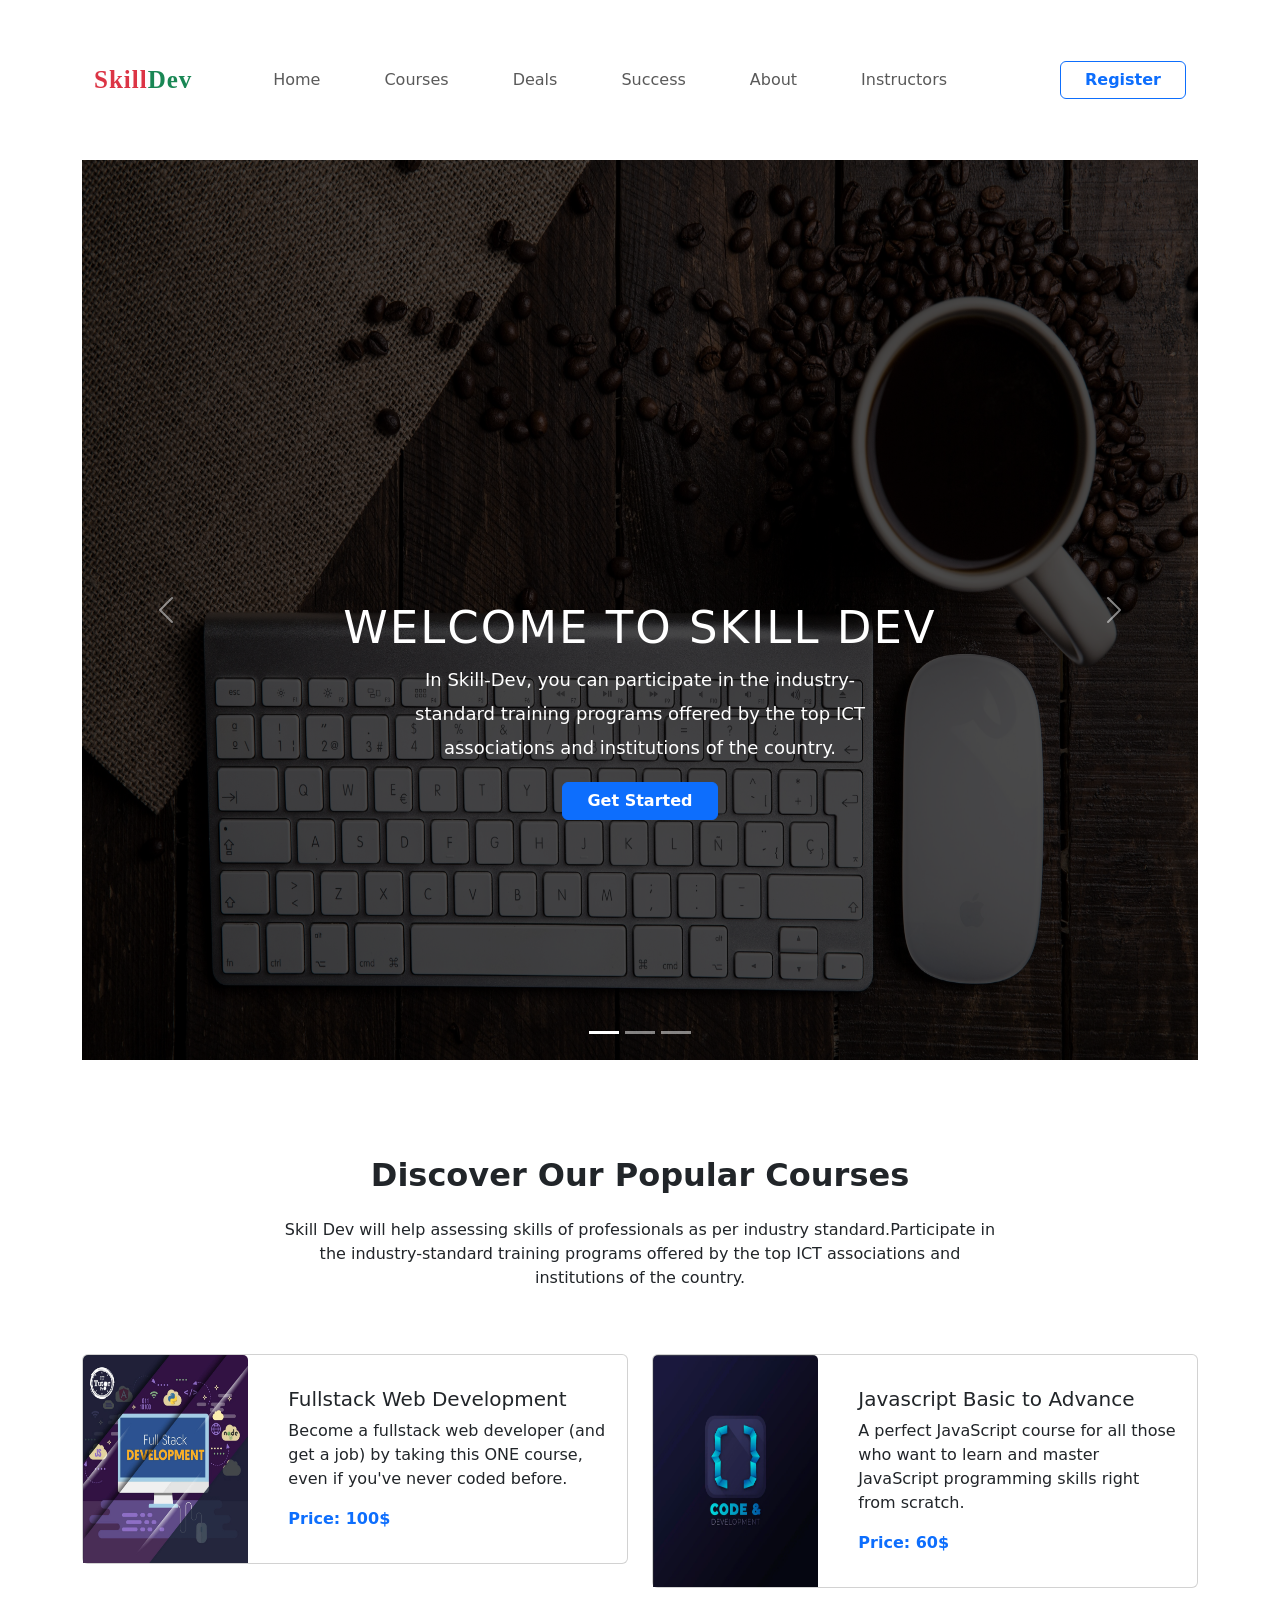
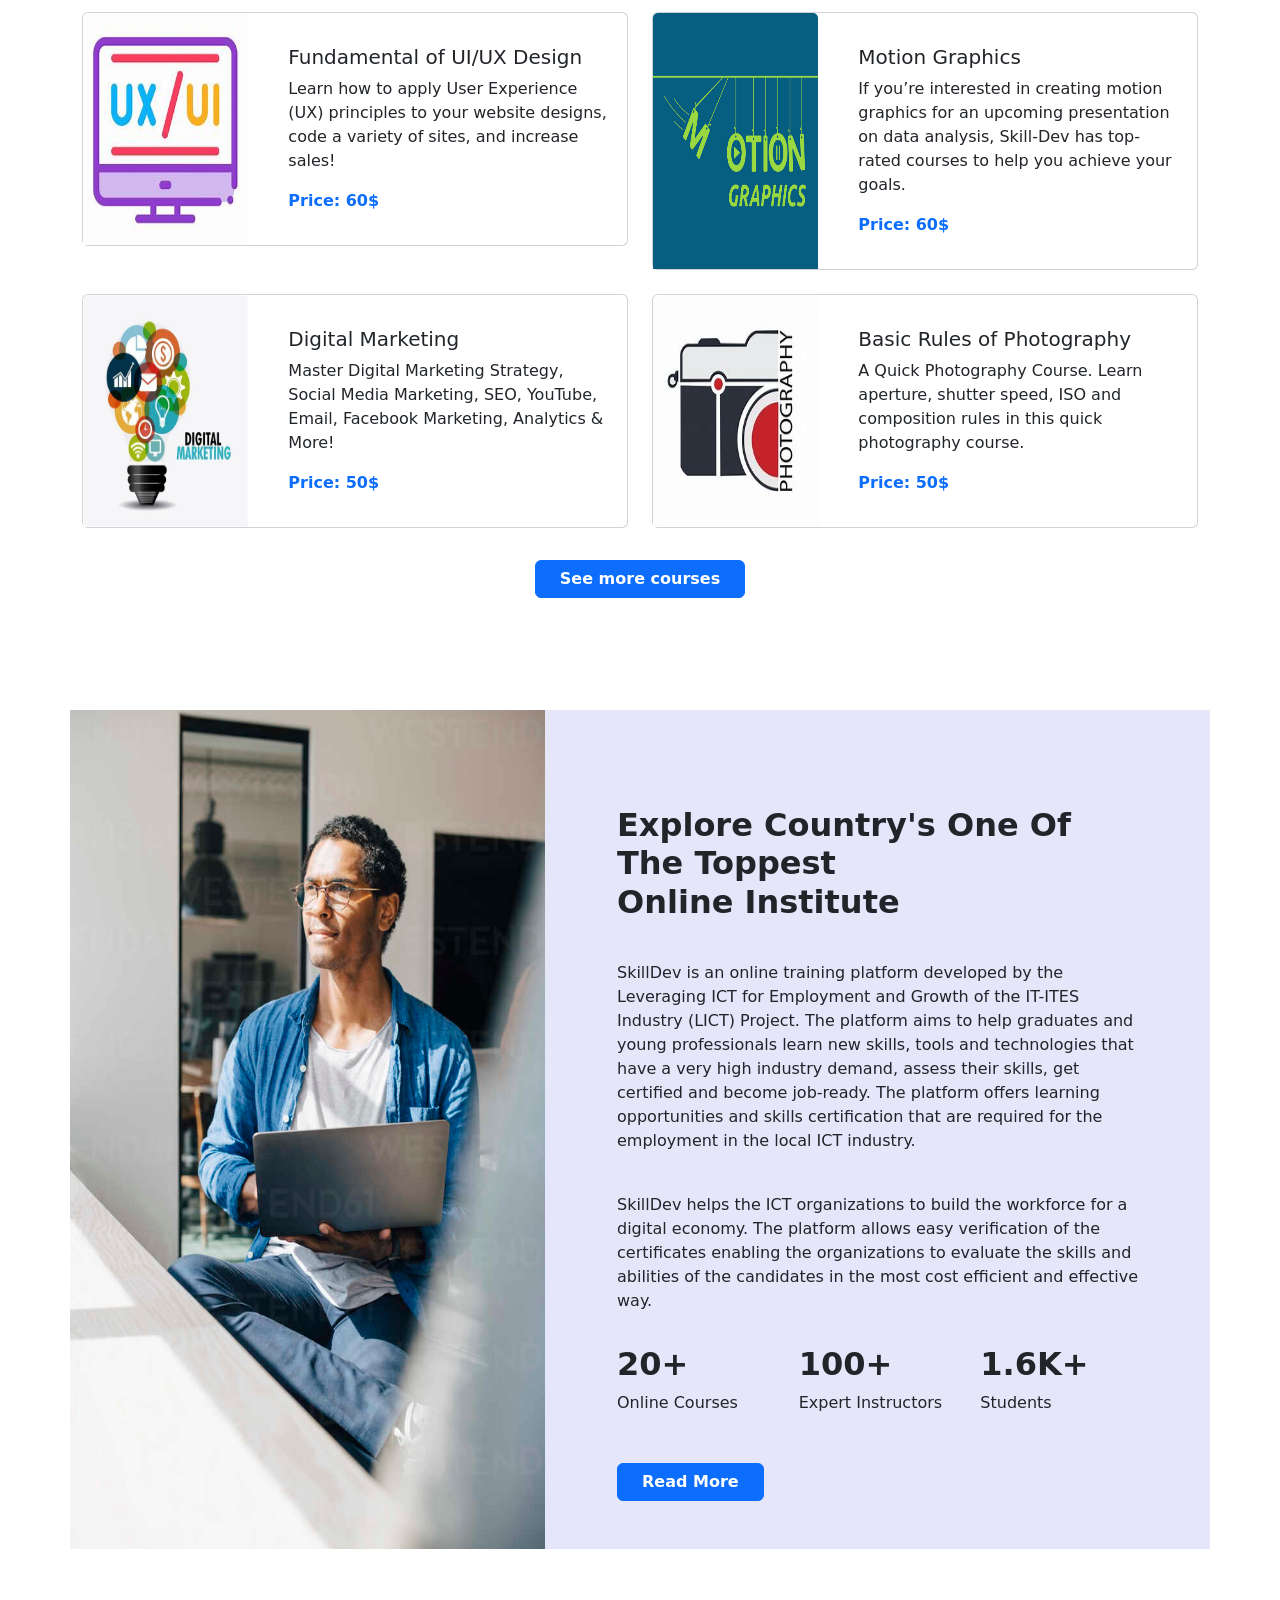
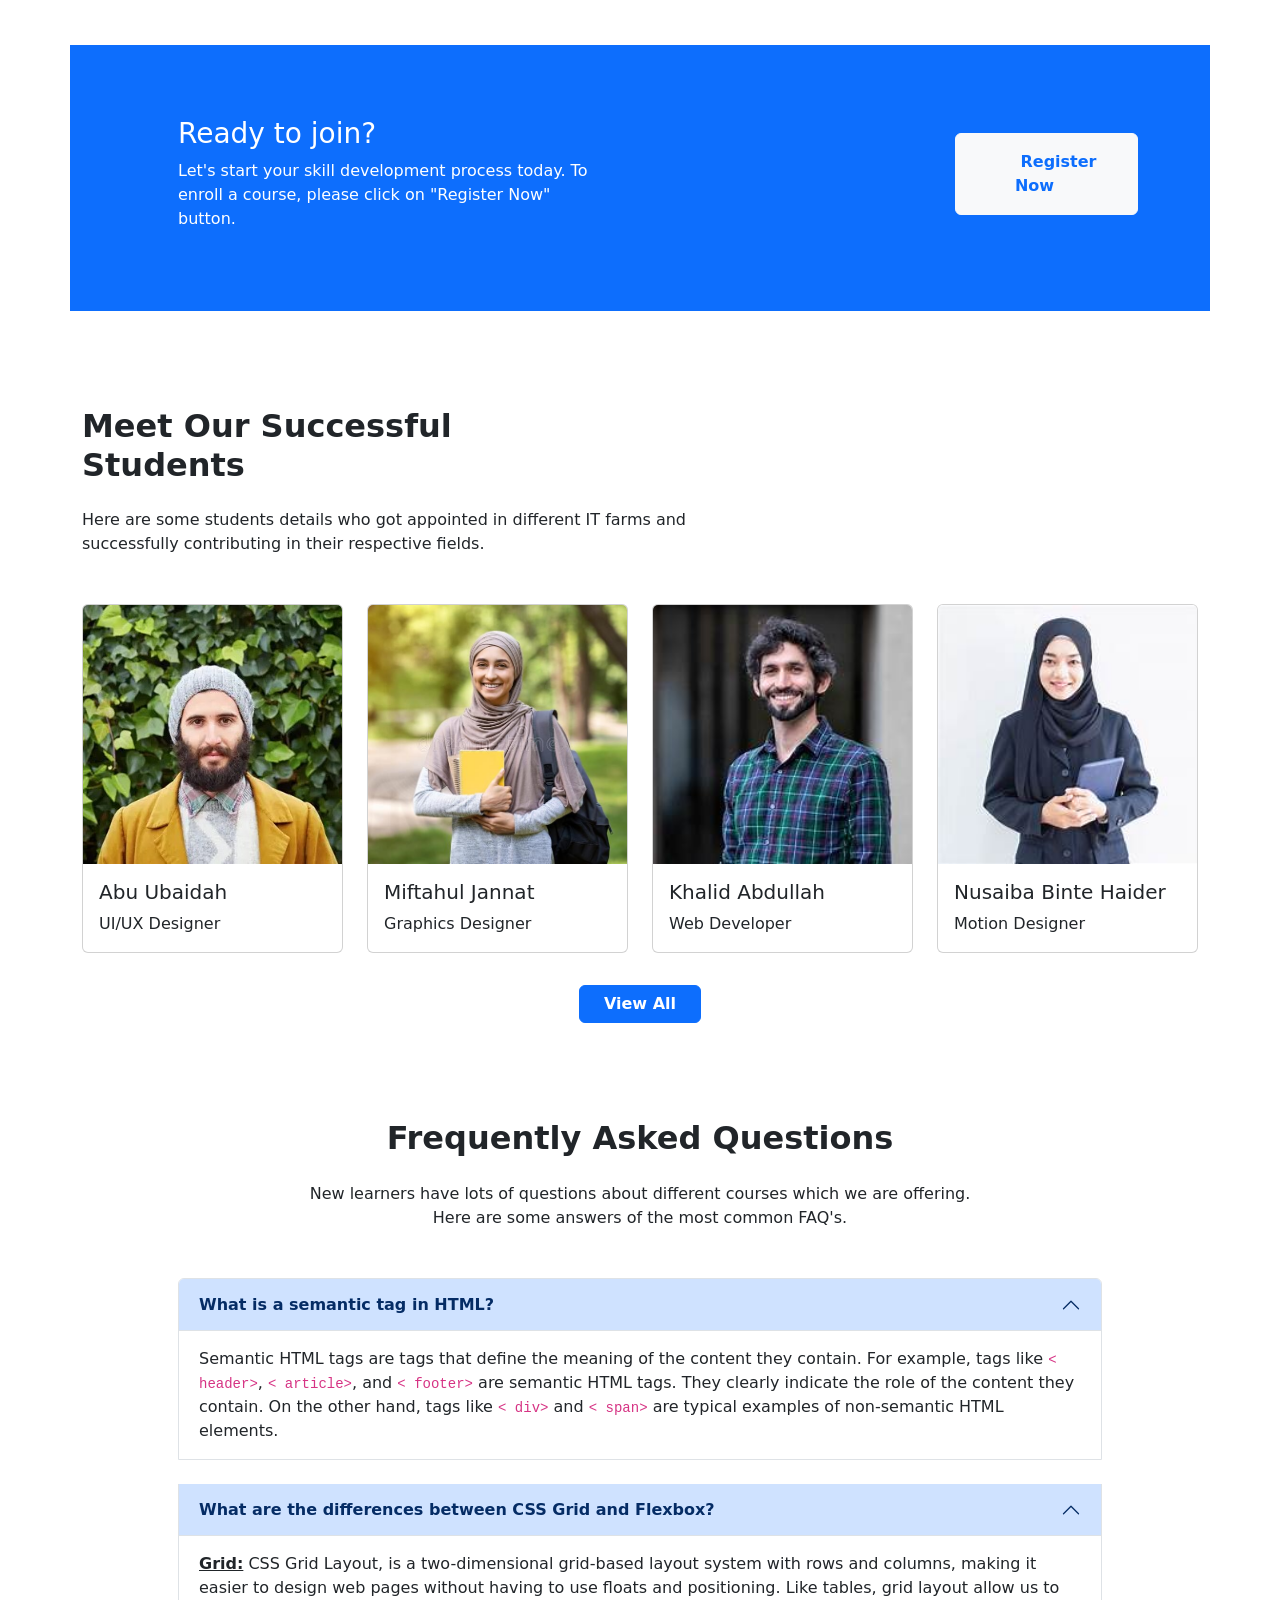
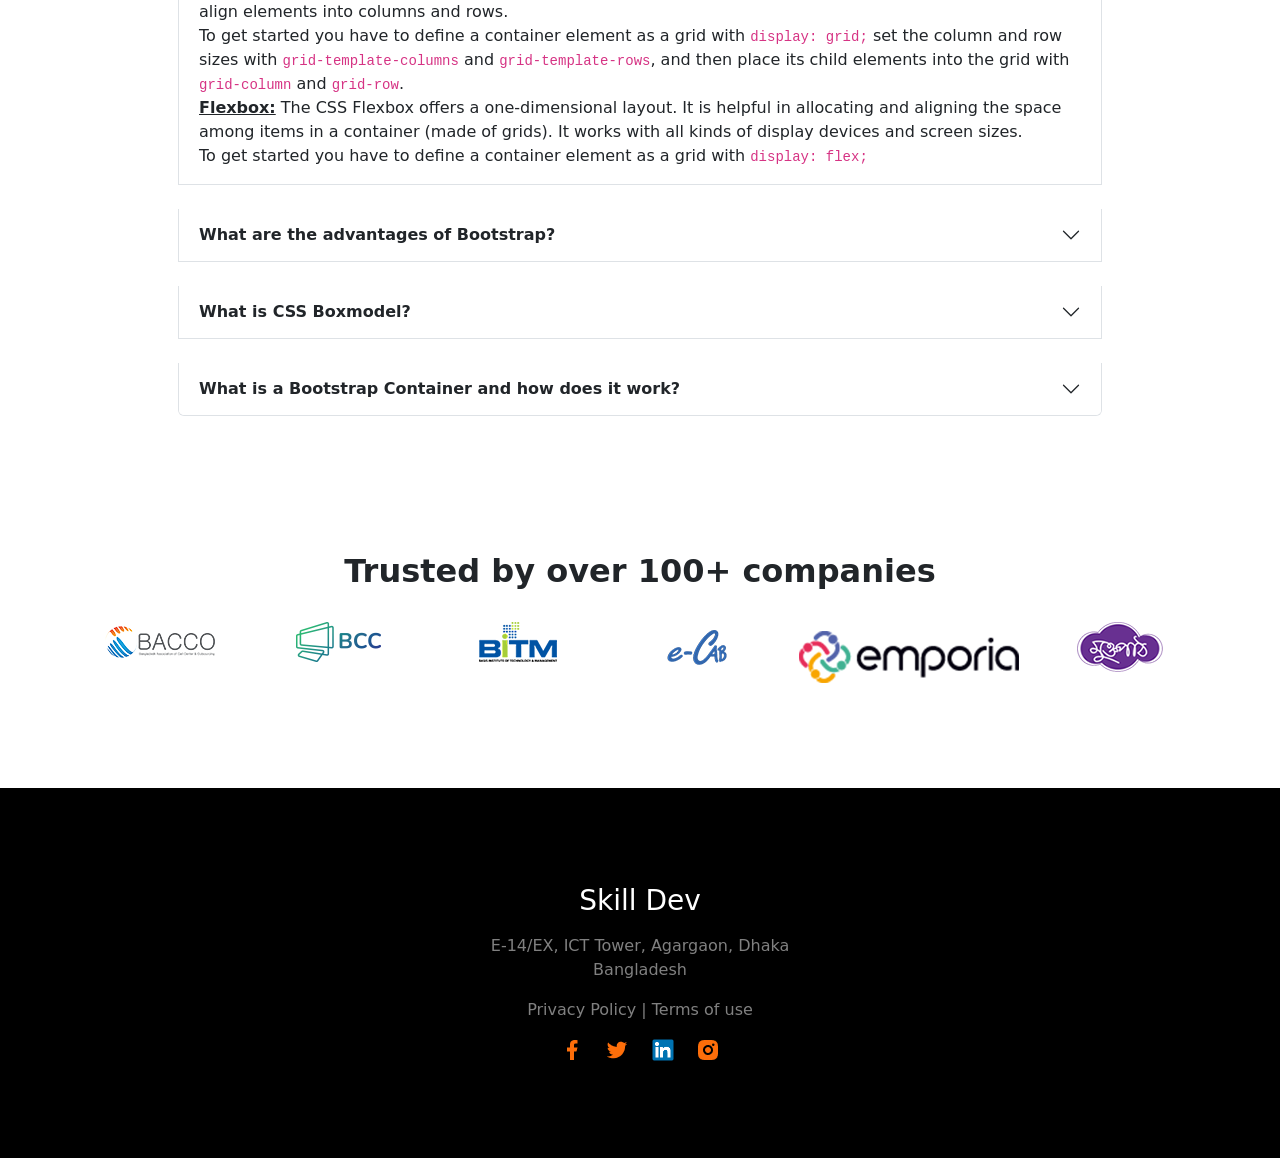
<file: index.html>
<!doctype html>
<html lang="en">
  <head>
    <meta charset="utf-8">
    <meta name="viewport" content="width=device-width, initial-scale=1">
    <title>SkillDev</title>
    <link href="https://cdn.jsdelivr.net/npm/bootstrap@5.3.0-alpha3/dist/css/bootstrap.min.css" rel="stylesheet" integrity="sha384-KK94CHFLLe+nY2dmCWGMq91rCGa5gtU4mk92HdvYe+M/SXH301p5ILy+dN9+nJOZ" crossorigin="anonymous">
    <link rel="stylesheet" href="style.css">
  </head>
  <body>
    <header class="container">
        <!-- nav start -->
        <nav class="navbar navbar-expand-lg navbar-light mb-5 mt-5">
            <div class="container-fluid">
              <a class="navbar-brand" href="#"><span class="text-danger">Skill</span><span class="text-success">Dev</span></a>
              <button class="navbar-toggler" type="button" data-bs-toggle="collapse" data-bs-target="#navbarSupportedContent" aria-controls="navbarSupportedContent" aria-expanded="false" aria-label="Toggle navigation">
                <span class="navbar-toggler-icon"></span>
              </button>
              <div class="collapse navbar-collapse justify-content-evenly" id="navbarSupportedContent">
                <ul class="navbar-nav ms-auto mb-2 mb-lg-0 ">
                  <li class="nav-item me-5">
                    <a class="nav-link" aria-current="page" href="#">Home</a>
                  </li>
                  <li class="nav-item me-5">
                    <a class="nav-link" href="#">Courses</a>
                  </li>
                  <li class="nav-item me-5">
                    <a class="nav-link" href="#">Deals</a>
                  </li>
                  <li class="nav-item me-5">
                    <a class="nav-link" href="#">Success</a>
                  </li>
                  <li class="nav-item me-5">
                    <a class="nav-link" href="#">About</a>
                  </li>
                  <li class="nav-item me-5">
                    <a class="nav-link" href="#">Instructors</a>
                  </li> 
                </ul>
                <ul class="navbar-nav ms-auto ">
                    <!-- <button class="btn btn-outline-primary " type="submit"><strong>Register</strong></button> -->
                        <!-- Button trigger modal -->
                        <button type="submit" class="btn btn-outline-primary mx-auto px-4" data-bs-toggle="modal" data-bs-target="#exampleModal">
                            <b>Register</b>
                        </button>
                        
                        <!-- Modal -->
                        <div class="modal fade" id="exampleModal" tabindex="-1" aria-labelledby="exampleModalLabel" aria-hidden="true">
                            <div class="modal-dialog">
                                <div class="modal-content">
                                    <div class="modal-header">
                                        <h1 class="modal-title fs-5" id="exampleModalLabel">Registration Form</h1>
                                        <button type="button" class="btn-close"data-bs-dismiss="modal" aria-label="Close"></button>
                                    </div>
                                    <div class="modal-body">
                                        <div class="form-floating mb-3">
                                            <textarea class="form-control" placeholder="Username" id="floatingTextarea"></textarea>
                                            <label for="floatingTextarea">Username</label>
                                          </div>
                                        <div class="form-floating mb-3">
                                            <input type="email" class="form-control" id="floatingInput" placeholder="name@example.com">
                                            <label for="floatingInput">Email address</label>
                                        </div>
                                        <div class="form-floating mb-3">
                                            <input type="password" class="form-control" id="floatingPassword" placeholder="Password">
                                            <label for="floatingPassword">Password</label>
                                        </div>
                                        <div class="form-floating">
                                            <select class="form-select" id="floatingSelect" aria-label="Floating label select example">
                                              <option selected>Ongoing Courses...</option>
                                              <option value="1">Fullstack Web Development</option>
                                              <option value="2">Javascript Basic to Advance</option>
                                              <option value="3">UI/UX Design</option>
                                              <option value="4">Motion Graphics</option>
                                              <option value="5">Digital Marketing</option>
                                              <option value="6">Basic Rules of Photography</option>
                                            </select>
                                            <label for="floatingSelect">Choose your suitable course </label>
                                          </div>
                                    </div>
                                    <div class="modal-footer">
                                        <button type="button" class="btn btn-primary" data-bs-dismiss="modal">Submit</button>
                                    </div>
                                </div>
                            </div>
                        </div>
                    </div>
                </ul>
              </div>
              
            </div>
            
          </nav>
          <!-- NAV END -->
          <!-- slider start -->
          <section>
            <div id="carouselExampleCaptions" class="carousel slide carousel-fade">
                <div class="carousel-indicators">
                  <button type="button" data-bs-target="#carouselExampleCaptions" data-bs-slide-to="0" class="active" aria-current="true" aria-label="Slide 1"></button>
                  <button type="button" data-bs-target="#carouselExampleCaptions" data-bs-slide-to="1" aria-label="Slide 2"></button>
                  <button type="button" data-bs-target="#carouselExampleCaptions" data-bs-slide-to="2" aria-label="Slide 3"></button>
                </div>
                <div class="carousel-inner">
                    <div class="carousel-item active">
                        <img src="images/rsz_keyboard-mouse.jpg" class="d-block w-100" alt="...">
                        <div class="carousel-caption">
                            <h5>Welcome to Skill Dev</h5>
                            <p>In Skill-Dev, you can participate in the industry-standard training programs offered by the top ICT associations and institutions of the country.</p>
                            <p><a href="#" class="btn btn-primary text-white mt-3 px-4"><b>Get Started</b></a></p>
                        </div>
                    </div>
                    <div class="carousel-item">
                        <img src="images/rsz_laptop-1.jpg" class="d-block w-100" alt="...">
                        <div class="carousel-caption">
                            <h5>Enroll a course now</h5>
                            <p>Skill-Dev allows easy verification of the certificates allowing the organizations to evaluate the skills and abilities of the candidates in the most cost efficient and effective way.</p>
                            <p><a href="#" class="btn btn-primary text-white mt-3 px-4"><b>Get Started</b></a></p>
                        </div>
                    </div>
                    <div class="carousel-item">
                        <img src="images/rsz_laptop-3.jpg" class="d-block w-100" alt="...">
                        <div class="carousel-caption">
                            <h5>Get your expected job!</h5>
                            <p>Skill-Dev aims to help assessing skills of professionals as per industry standard, thus making hiring for ICT Companies, simplified!</p>
                            <p><a href="#" class="btn btn-primary text-white mt-3 px-4"><b>Get Started</b></a></p>
                        </div>
                    </div>
                </div>
                <button class="carousel-control-prev" type="button" data-bs-target="#carouselExampleCaptions" data-bs-slide="prev">
                    <span class="carousel-control-prev-icon" aria-hidden="true"></span>
                    <span class="visually-hidden">Previous</span>
                </button>
                <button class="carousel-control-next" type="button" data-bs-target="#carouselExampleCaptions" data-bs-slide="next">
                    <span class="carousel-control-next-icon" aria-hidden="true"></span>
                    <span class="visually-hidden">Next</span>
                </button>
            </div>
          </section>
          <!-- slider end -->  
    </header>
    <main>
        <!-- course container section start -->
        <section>
            <div class="container text-center mb-4 pb-5">
                <div class="container-head mt-5 mx-lg-5 p-5">
                    <h2 class="mb-4"><strong>Discover Our Popular Courses</strong></h2>
                    <p class="mx-lg-5 px-lg-5">Skill Dev will help assessing skills of professionals as per industry standard.Participate in the industry-standard training programs offered by the top ICT associations and institutions of the country.</p>
                </div>
                <div class="row align-items-start row-cols-lg-2 row-cols-md-1 row-cols-1 g-4">
                    <div class="col">
                        <div class="card">
                            <div class="row">
                                <div class="col-lg-4 col-md-4 col-12">
                                    <img src="images/courses/Full-Stack-Web-Development.jpg" class="card-img-top" height="100%" width="100%" alt="...">
                                </div>
                                <div class="col">
                                    <div class="card-body">
                                        <h5 class="card-title text-start mt-3">Fullstack Web Development</h5>
                                        <p class="card-text text-start">Become a fullstack web developer (and get a job) by taking this ONE course, even if you've never coded before.</p>
                                        <p class="text-primary text-start"><b>Price: 100$</b></p>
                                    </div>
                                </div>
                            </div>
                        </div>
                    </div>
                    <div class="col">
                        <div class="card">
                            <div class="row">
                                <div class="col-lg-4 col-md-4 col-12">
                                    <img src="images/courses/javascript.jpg" class="card-img-top" height="100%" width="100%" alt="...">
                                </div>
                                <div class="col">
                                    <div class="card-body">
                                        <h5 class="card-title text-start mt-3">Javascript Basic to Advance</h5>
                                        <p class="card-text text-start">A perfect JavaScript course for all those who want to learn and master JavaScript programming skills right from scratch.</p>
                                        <p class="text-primary text-start"><b>Price: 60$</b></p>
                                    </div>
                                </div>
                            </div>
                        </div>
                    </div>
                    <div class="col">
                        <div class="card">
                            <div class="row">
                                <div class="col-lg-4 col-md-4 col-12">
                                    <img src="images/courses/ux-ui-new.png" class="card-img-top" height="100%" width="100%" alt="...">
                                </div>
                                <div class="col">
                                    <div class="card-body">
                                        <h5 class="card-title text-start mt-3">Fundamental of UI/UX Design</h5>
                                        <p class="card-text text-start">Learn how to apply User Experience (UX) principles to your website designs, code a variety of sites, and increase sales!</p>
                                        <p class="text-primary text-start"><b>Price: 60$</b></p>
                                    </div>
                                </div>
                            </div>
                        </div>
                    </div>
                    <div class="col">
                        <div class="card">
                            <div class="row">
                                <div class="col-lg-4 col-md-4 col-12">
                                    <img src="images/courses/Motion-Graphics.png" class="card-img-top" height="100%" width="100%" alt="...">
                                </div>
                                <div class="col">
                                    <div class="card-body">
                                        <h5 class="card-title text-start mt-3">Motion Graphics</h5>
                                        <p class="card-text text-start">If you’re interested in creating motion graphics for an upcoming presentation on data analysis, Skill-Dev has top-rated courses to help you achieve your goals.</p>
                                        <p class="text-primary text-start"><b>Price: 60$</b></p>
                                    </div>
                                </div>
                            </div>
                        </div>
                    </div>
                    <div class="col">
                        <div class="card">
                            <div class="row">
                                <div class="col-lg-4 col-md-4 col-12">
                                    <img src="images/courses/digital_marketing.jpg" class="card-img-top" height="100%" width="100%" alt="...">
                                </div>
                                <div class="col">
                                    <div class="card-body">
                                        <h5 class="card-title text-start mt-3">Digital Marketing</h5>
                                        <p class="card-text text-start">Master Digital Marketing Strategy, Social Media Marketing, SEO, YouTube, Email, Facebook Marketing, Analytics & More!</p>
                                        <p class="text-primary text-start"><b>Price: 50$</b></p>
                                    </div>
                                </div>
                            </div>
                        </div>
                    </div>
                    <div class="col">
                        <div class="card">
                            <div class="row">
                                <div class="col-lg-4 col-md-4 col-12">
                                    <img src="images/courses/photography.jpg" class="card-img-top" height="100%" width="100%" alt="...">
                                </div>
                                <div class="col">
                                    <div class="card-body">
                                        <h5 class="card-title text-start mt-3">Basic Rules of Photography</h5>
                                        <p class="card-text text-start">A Quick Photography Course. Learn aperture, shutter speed, ISO and composition rules in this quick photography course.</p>
                                        <p class="text-primary text-start"><b>Price: 50$</b></p>
                                    </div>
                                </div>
                            </div>
                        </div>
                    </div> 
                </div>
                <p class="pt-3"><a href="#" class="btn btn-primary text-white mt-3 px-4"><b>See more courses</b></a></p>
            </div>
        </section>
        <!-- Explore SkillDev section start -->
        <section class="explore">
            <div class="container my-5 pb-5">
                <div class="row">
                    <div class="col-lg-5 col-md-5 col-12 g-0">
                        <img src="images/man-2.jpg" class="card-img-top" height="100%" width="100%" alt="...">
                    </div>
                    <div class="col px-5">
                        <div class="card-body mx-4">
                            <h2 class="card-title text-start mt-5 pt-5 pb-lg-4 "><strong>Explore Country's One Of The Toppest<br> Online Institute</strong></h2>
                            <p class="card-text text-start pt-3">SkillDev is an online training platform developed by the Leveraging ICT for Employment and Growth of the IT-ITES Industry (LICT) Project. The platform aims to help graduates and young professionals learn new skills, tools and technologies that have a very high industry demand, assess their skills, get certified and become job-ready. The platform offers learning opportunities and skills certification that are required for the employment in the local ICT industry.</p>
                            <p class="pt-lg-4">SkillDev helps the ICT organizations to build the workforce for a digital economy. The platform allows easy verification of the certificates enabling the organizations to evaluate the skills and abilities of the candidates in the most cost efficient and effective way.</p>
                            <div class="row row-cols-md-2 row-cols-sm-2 row-cols-lg-3 row-cols-2 pt-3">
                                <div class="col">
                                    <h2><strong>20+</strong></h2>
                                    <p>Online Courses</p>
                                </div>
                                <div class="col">
                                    <h2><strong>100+</strong></h2>
                                    <p>Expert Instructors</p>
                                </div>
                                <div class="col">
                                    <h2><strong>1.6K+</strong></h2>
                                    <p>Students</p>
                                </div>
                            </div>
                            <p class="pt-3 mb-5"><a href="#" class="btn btn-primary text-white mt-lg-3 px-4"><b>Read More</b></a></p>
                        </div>
                    </div>
                </div>       
            </div>
        </section>
        <!-- Register Now section start -->
        <section>
            <div class="container bg-primary my-5 pt-4 pb-5 px-5 text-lg-start text-center">
                <div class="row mt-5 px-4 row-cols-md-1">
                    <div class="col-md-6 text-white px-5">
                        <h3>Ready to join?</h3>
                        <p>Let's start your skill development process today. To enroll a course, please click on "Register Now" button.</p>
                    </div>
                    <div class="col-md-3 offset-md-3">
                        <!-- Button trigger modal -->
                        <button type="button" class="btn btn-light text-primary py-lg-3 ms-lg-5 mt-lg-3 my-md-5" data-bs-toggle="modal" data-bs-target="#exampleModal">
                            <b class="px-lg-4 mt-lg-3">Register Now</b>
                        </button>
                        
                        <!-- Modal -->
                        <div class="modal fade" id="exampleModal" tabindex="-1" aria-labelledby="exampleModalLabel" aria-hidden="true">
                            <div class="modal-dialog">
                                <div class="modal-content">
                                    <div class="modal-header">
                                        <h1 class="modal-title fs-5" id="exampleModalLabel">Registration Form</h1>
                                        <button type="button" class="btn-close"data-bs-dismiss="modal" aria-label="Close"></button>
                                    </div>
                                    <div class="modal-body">
                                        <div class="form-floating mb-3">
                                            <textarea class="form-control" placeholder="Username" id="floatingTextarea"></textarea>
                                            <label for="floatingTextarea">Username</label>
                                          </div>
                                        <div class="form-floating mb-3">
                                            <input type="email" class="form-control" id="floatingInput" placeholder="name@example.com">
                                            <label for="floatingInput">Email address</label>
                                        </div>
                                        <div class="form-floating mb-3">
                                            <input type="password" class="form-control" id="floatingPassword" placeholder="Password">
                                            <label for="floatingPassword">Password</label>
                                        </div>
                                        <div class="form-floating">
                                            <select class="form-select" id="floatingSelect" aria-label="Floating label select example">
                                              <option selected>We are offering...</option>
                                              <option value="1">Fullstack Web Development</option>
                                              <option value="2">Javascript Basic to Advance</option>
                                              <option value="3">UI/UX Design</option>
                                              <option value="4">Motion Graphics</option>
                                              <option value="5">Digital Marketing</option>
                                              <option value="6">Basic Rules of Photography</option>
                                            </select>
                                            <label for="floatingSelect">Choose your suitable course</label>
                                          </div>
                                    </div>
                                    <div class="modal-footer">
                                        <button type="button" class="btn btn-primary" data-bs-dismiss="modal">Submit</button>
                                    </div>
                                </div>
                            </div>
                        </div>
                    </div>
                </div>
            </div>   
        </section>
        <!-- Students Section start -->
        <section>
            <div class="container text-center text-md-start">
                <div class="container-head my-5 pt-5">
                    <h2 class="pb-3"><strong>Meet Our Successful <br>Students</strong></h2>
                    <p>Here are some students details who got appointed in different IT farms and <br> successfully contributing in their respective fields.</p>
                </div>
                <div class="row row-cols-1 row-cols-md-2 row-cols-lg-4 g-4">
                    <div class="col">
                      <div class="card h-100">
                        <img src="images/students/stu-1.jpg" class="card-img-top" alt="...">
                        <div class="card-body">
                          <h5 class="card-title">Abu Ubaidah</h5>
                          <p class="card-text">UI/UX Designer</p>
                        </div>
                      </div>
                    </div>
                    <div class="col">
                      <div class="card h-100">
                        <img src="images/students/stu-5.jpg" class="card-img-top" alt="...">
                        <div class="card-body">
                          <h5 class="card-title">Miftahul Jannat</h5>
                          <p class="card-text">Graphics Designer</p>
                        </div>
                      </div>
                    </div>
                    <div class="col">
                      <div class="card h-100">
                        <img src="images/students/stu-4.jpg" class="card-img-top" alt="...">
                        <div class="card-body">
                          <h5 class="card-title">Khalid Abdullah</h5>
                          <p class="card-text">Web Developer</p>
                        </div>
                      </div>
                    </div>
                    <div class="col">
                      <div class="card h-100">
                        <img src="images/students/stu-6.jpg" class="card-img-top" alt="...">
                        <div class="card-body">
                          <h5 class="card-title">Nusaiba Binte Haider</h5>
                          <p class="card-text">Motion Designer</p>
                        </div>
                      </div>
                    </div>
                </div>
                <p class="pt-3 text-center"><a href="#" class="btn btn-primary text-white mt-3 px-4"><b>View All</b></a></p>
            </div>
        </section>
        <!-- Frequently asked question start -->
        <section>
            <div class="container text-center mb-5">
                <div class="container-head my-5 pt-5">
                    <h2 class="pb-3"><strong>Frequently Asked Questions</strong></h2>
                    <p>New learners have lots of questions about different courses which we are offering. <br> Here are some answers of the most common FAQ's.</p>
                </div>
                <div class="accordion mx-lg-5 px-lg-5 pb-3" id="accordionExample">
                    <div class="accordion-item mb-4">
                      <h2 class="accordion-header">
                        <button class="accordion-button" type="button" data-bs-toggle="collapse" data-bs-target="#collapseOne" aria-expanded="true" aria-controls="collapseOne">
                          <b>What is a semantic tag in HTML?</b>
                        </button>
                      </h2>
                      <div id="collapseOne" class="accordion-collapse collapse show" data-bs-parent="#accordionExample">
                        <div class="accordion-body text-start">
                            Semantic HTML tags are tags that define the meaning of the content they contain. For example, tags like <code>< header></code>, <code>< article></code>, and <code>< footer></code> are semantic HTML tags. They clearly indicate the role of the content they contain. On the other hand, tags like <code>< div></code> and <code>< span></code> are typical examples of non-semantic HTML elements.
                        </div>
                      </div>
                    </div>
                    <div class="accordion-item mb-4">
                      <h2 class="accordion-header">
                        <button class="accordion-button" type="button" data-bs-toggle="collapse" data-bs-target="#collapseTwo" aria-expanded="true" aria-controls="collapseTwo">
                          <b>What are the differences between CSS Grid and Flexbox?</b>
                        </button>
                      </h2>
                      <div id="collapseTwo" class="accordion-collapse collapse show" data-bs-parent="#accordionExample">
                        <div class="accordion-body text-start">
                            <Strong><u>Grid:</u></Strong> CSS Grid Layout, is a two-dimensional grid-based layout system with rows and columns, making it easier to design web pages without having to use floats and positioning. Like tables, grid layout allow us to align elements into columns and rows. <br>
                            To get started you have to define a container element as a grid with <code>display: grid;</code> set the column and row sizes with <code>grid-template-columns</code> and <code>grid-template-rows</code>, and then place its child elements into the grid with <code>grid-column</code> and <code>grid-row</code>. <br>
                            <strong><u>Flexbox:</u></strong> The CSS Flexbox offers a one-dimensional layout. It is helpful in allocating and aligning the space among items in a container (made of grids). It works with all kinds of display devices and screen sizes. <br>
                            To get started you have to define a container element as a grid with <code>display: flex;</code>
                        </div>
                      </div>
                    </div>
                    <div class="accordion-item mb-4">
                      <h2 class="accordion-header">
                        <button class="accordion-button collapsed" type="button" data-bs-toggle="collapse" data-bs-target="#collapseThree" aria-expanded="false" aria-controls="collapseThree">
                          <b>What are the advantages of Bootstrap?</b>
                        </button>
                      </h2>
                      <div id="collapseThree" class="accordion-collapse collapse" data-bs-parent="#accordionExample">
                        <div class="accordion-body text-start">
                          <strong>Top 10 Advantages of Bootstrap for Web Development -</strong><br>
                          <b>1.</b> Easy initiation<br>
                          <b>2.</b> Responsiveness<br>
                          <b>3.</b> Highly customizable <br>
                          <b>4.</b> Extremely user-centric <br>
                          <b>5.</b> Top-notch support <br>
                          <b>6.</b> Cross-browser compatibility <br>
                          <b>7.</b> JavaScript plugins to your rescue <br>
                          <b>8.</b> Far-reaching popularity <br>
                          <b>9.</b> Ample documentation<br>
                          <b>10.</b> Updates at the doorstep<br>
                        </div>
                      </div>
                    </div>
                    <div class="accordion-item mb-4">
                      <h2 class="accordion-header">
                        <button class="accordion-button collapsed" type="button" data-bs-toggle="collapse" data-bs-target="#collapseFour" aria-expanded="false" aria-controls="collapseFour">
                          <b>What is CSS Boxmodel?</b>
                        </button>
                      </h2>
                      <div id="collapseFour" class="accordion-collapse collapse" data-bs-parent="#accordionExample">
                        <div class="accordion-body text-start">
                            In CSS, the term "box model" is used when talking about design and layout. <br>

                            The CSS box model is essentially a box that wraps around every HTML element. It consists of: margins, borders, padding, and the actual content. <br>
                            Explanation of the different parts: <br>
                            
                            <b>Content</b> - The content of the box, where text and images appear <br>
                            <b>Padding</b> - Clears an area around the content. The padding is transparent <br>
                            <b>Border</b> - A border that goes around the padding and content <br>
                            <b>Margin</b> - Clears an area outside the border. The margin is transparent <br>
                            The box model allows us to add a border around elements, and to define space between elements. 
                        </div>
                      </div>
                    </div>
                    <div class="accordion-item mb-4">
                      <h2 class="accordion-header">
                        <button class="accordion-button collapsed" type="button" data-bs-toggle="collapse" data-bs-target="#collapseFive" aria-expanded="false" aria-controls="collapseFive">
                          <b>What is a Bootstrap Container and how does it work?</b>
                        </button>
                      </h2>
                      <div id="collapseFive" class="accordion-collapse collapse" data-bs-parent="#accordionExample">
                        <div class="accordion-body text-start">
                            Containers are the most basic layout element in Bootstrap and are required when using our default grid system. Containers are used to contain, pad, and (sometimes) center the content within them. While containers can be nested, most layouts do not require a nested container. <br>
                            Bootstrap comes with three different containers: <br>
                            <b>=></b> <code>.container</code> which sets a <b>max-width</b> at each responsive breakpoint <br>
                            <b>=></b> <code>.container-fluid</code> which is <b>width: 100%</b> at all breakpoints <br>
                            <b>=></b> <code>.container-{breakpoint}</code> which is <b>width: 100%</b> until the specified breakpoint
                        </div>
                      </div>
                    </div>
                  </div>
            </div>
        </section>
        <!-- Companies part start -->
        <section>
            <div class="container d-none d-lg-block text-center mb-5 pb-5">
                <div class="container-head mt-5 pt-5 pb-4">
                    <h2><b>Trusted by over 100+ companies</b></h2>
                </div>
                <div class="row">
                    <div class="col">
                        <img src="images/companies/bacco.png" alt="">
                    </div>
                    <div class="col">
                        <img src="images/companies/bcc.png" alt="">
                    </div>
                    <div class="col">
                        <img src="images/companies/bitm.png" alt="">
                    </div>
                    <div class="col">
                        <img src="images/companies/ecab.png" alt="">
                    </div>
                    <div class="col">
                        <img src="images/companies/emporia.png" alt="">
                    </div>
                    <div class="col">
                        <img src="images/companies/muktopath.png" alt="">
                    </div>
                </div>
            </div>
        </section>
    </main>
    <!-- footer section -->
    <footer class="text-center bg-black p-5">
        <div class="footer-head  text-white mt-5 pb-2">
            <h3>Skill Dev</h3>
        </div>
        <div class="footer-body text-white-50">
            <p>E-14/EX, ICT Tower, Agargaon, Dhaka<br>Bangladesh <br>
            </p>
            <p>Privacy Policy | Terms of use</p>
        </div>
        <div class="icon mb-5">
            <img src="images/icons/facebook.png" class="pe-3" alt="">
            <img src="images/icons/twitter.png" class="pe-3" alt="">
            <img src="images/icons/link.jpg" class="pe-3" alt="">
            <img src="images/icons/insta.png" alt="">
        </div>
    </footer>

    <script src="https://cdn.jsdelivr.net/npm/bootstrap@5.3.0-alpha3/dist/js/bootstrap.bundle.min.js" integrity="sha384-ENjdO4Dr2bkBIFxQpeoTz1HIcje39Wm4jDKdf19U8gI4ddQ3GYNS7NTKfAdVQSZe" crossorigin="anonymous"></script>
  </body>
</html>
</file>
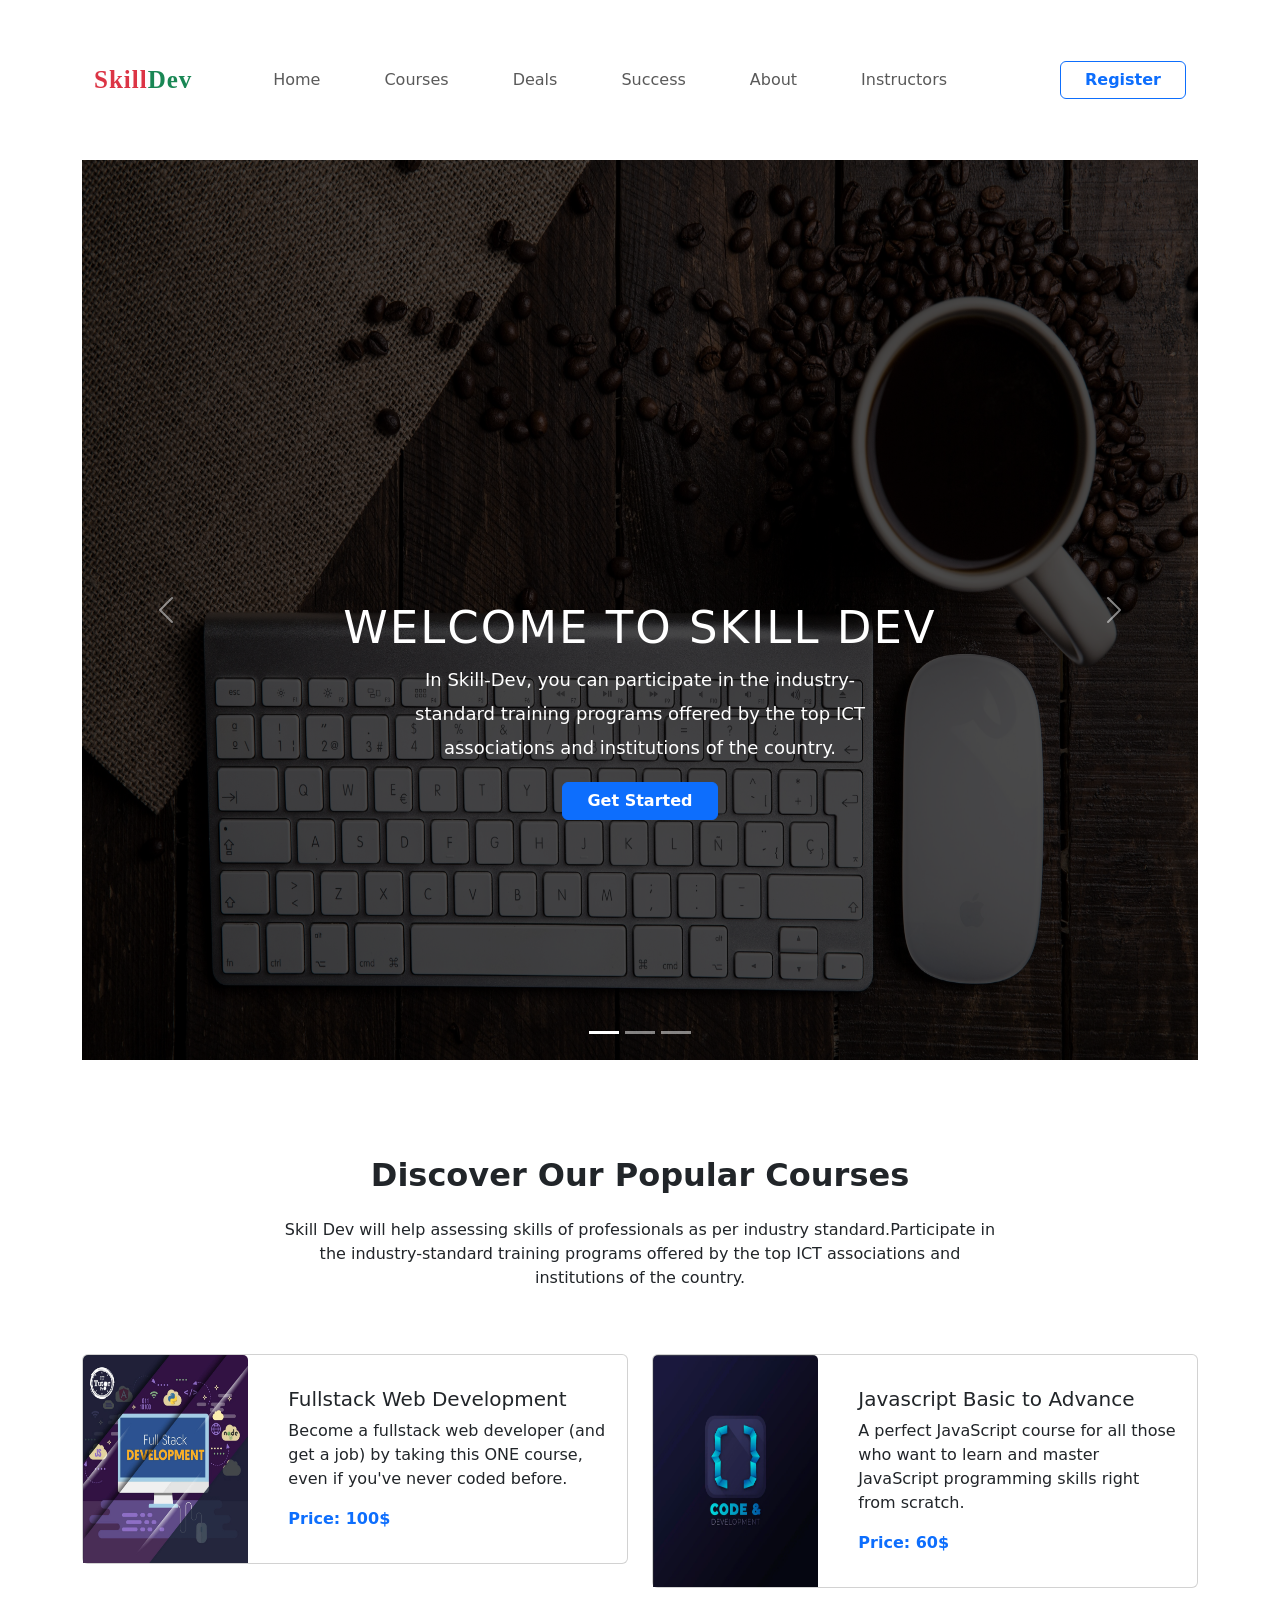
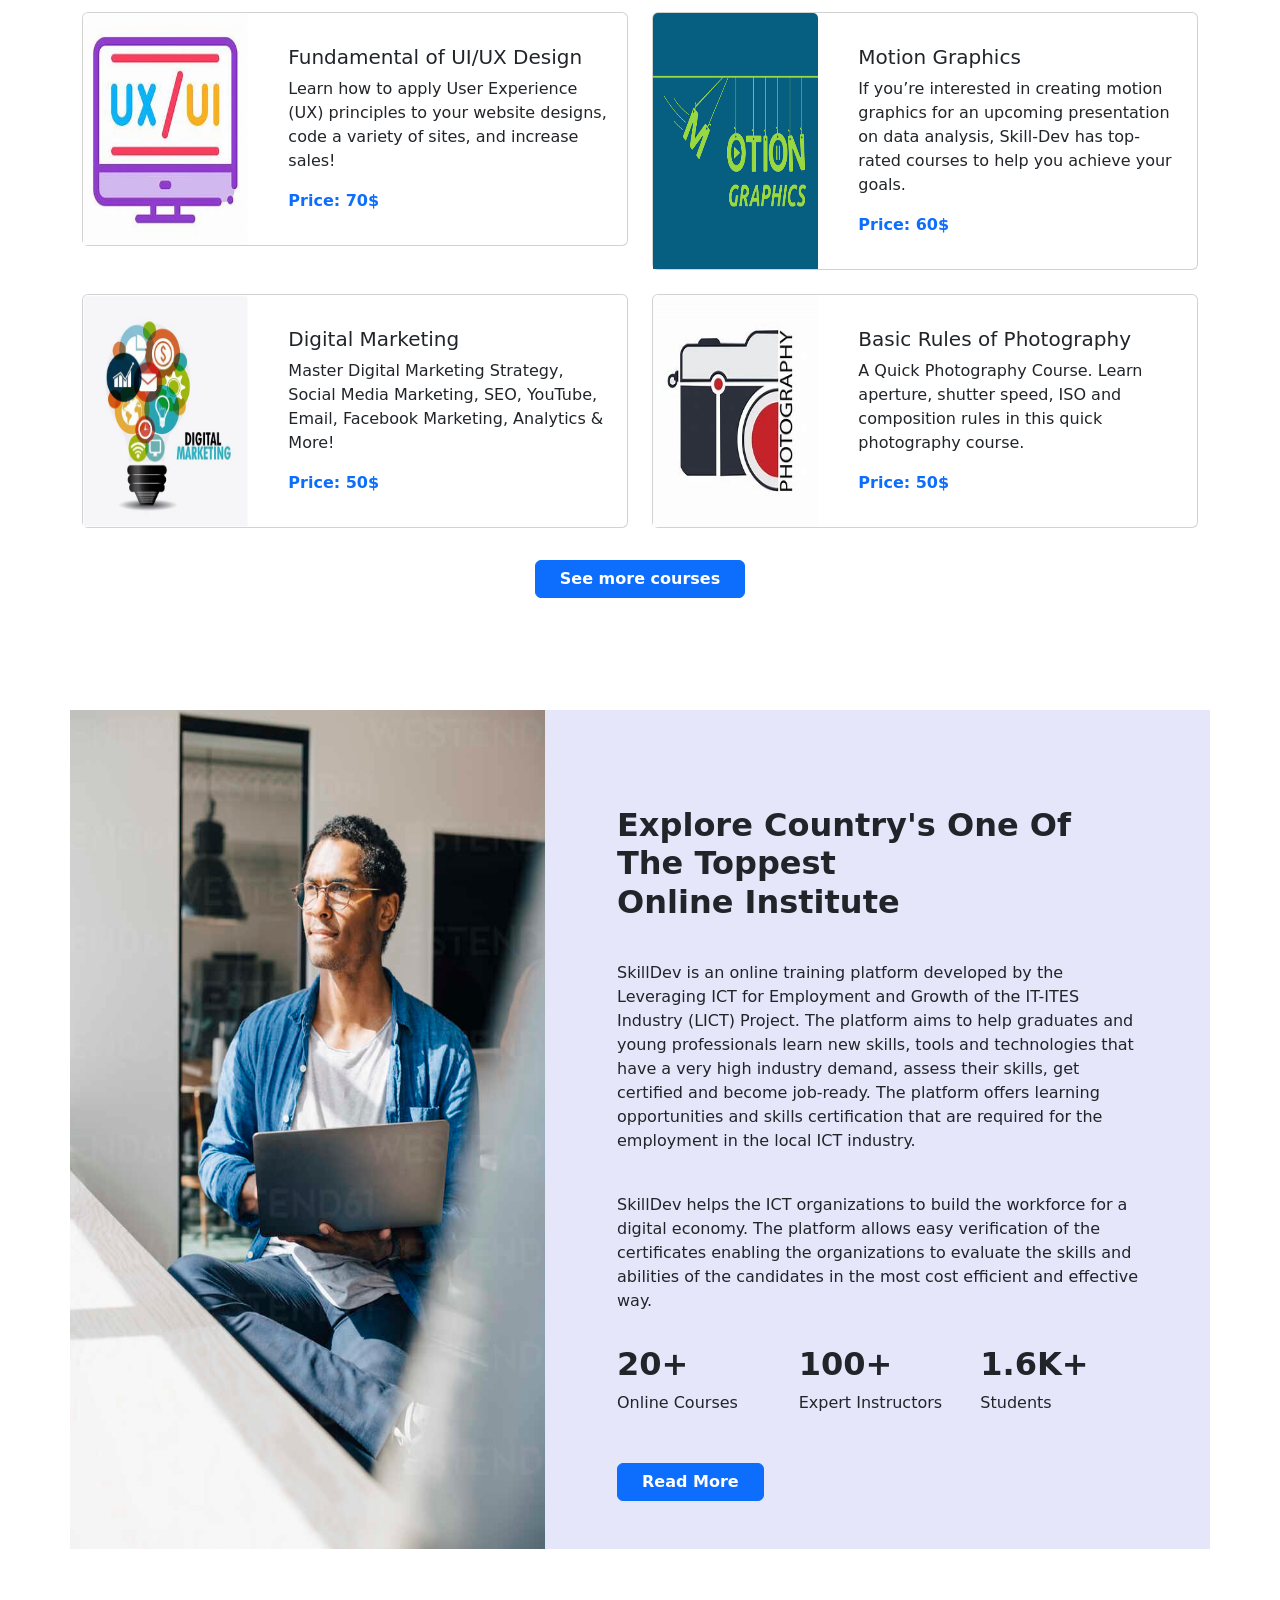
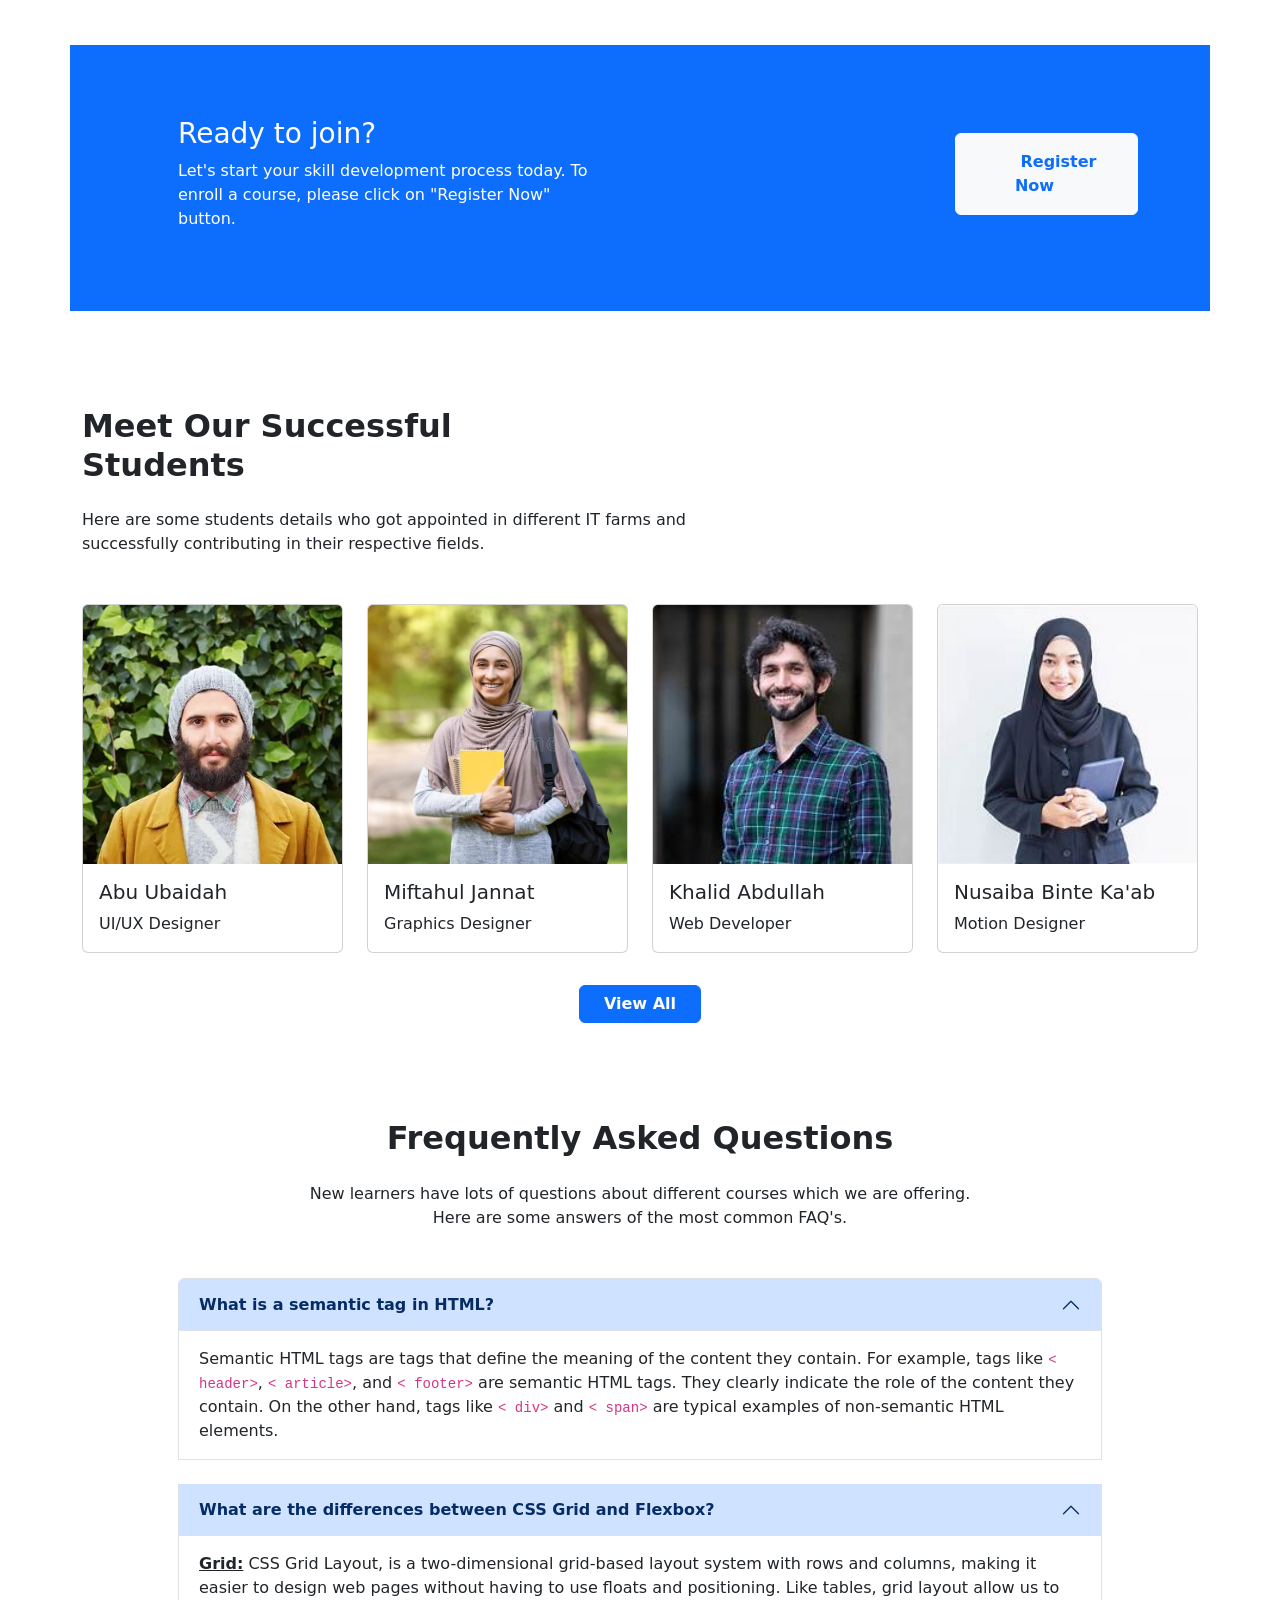
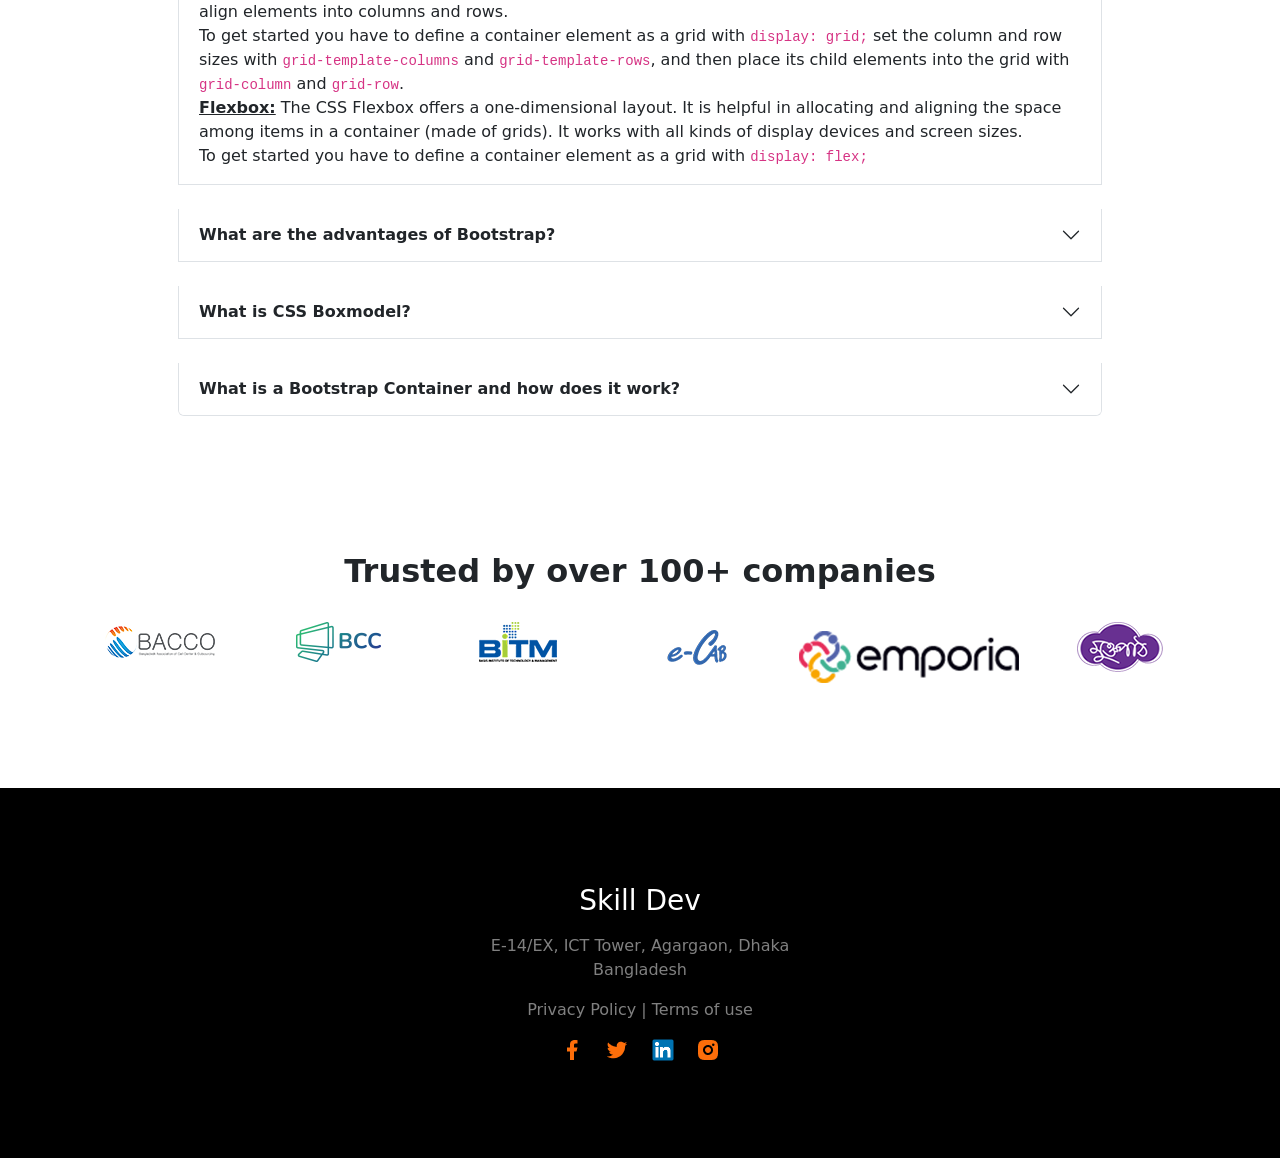
<file: e-learning.html>
<!doctype html>
<html lang="en">
  <head>
    <meta charset="utf-8">
    <meta name="viewport" content="width=device-width, initial-scale=1">
    <title>SkillDev</title>
    <link href="https://cdn.jsdelivr.net/npm/bootstrap@5.3.0-alpha3/dist/css/bootstrap.min.css" rel="stylesheet" integrity="sha384-KK94CHFLLe+nY2dmCWGMq91rCGa5gtU4mk92HdvYe+M/SXH301p5ILy+dN9+nJOZ" crossorigin="anonymous">
    <link rel="stylesheet" href="style.css">
  </head>
  <body>
    <header class="container">
        <!-- nav start -->
        <nav class="navbar navbar-expand-lg navbar-light mb-5 mt-5">
            <div class="container-fluid">
              <a class="navbar-brand" href="#"><span class="text-danger">Skill</span><span class="text-success">Dev</span></a>
              <button class="navbar-toggler" type="button" data-bs-toggle="collapse" data-bs-target="#navbarSupportedContent" aria-controls="navbarSupportedContent" aria-expanded="false" aria-label="Toggle navigation">
                <span class="navbar-toggler-icon"></span>
              </button>
              <div class="collapse navbar-collapse justify-content-evenly" id="navbarSupportedContent">
                <ul class="navbar-nav ms-auto mb-2 mb-lg-0 ">
                  <li class="nav-item me-5">
                    <a class="nav-link" aria-current="page" href="#">Home</a>
                  </li>
                  <li class="nav-item me-5">
                    <a class="nav-link" href="#">Courses</a>
                  </li>
                  <li class="nav-item me-5">
                    <a class="nav-link" href="#">Deals</a>
                  </li>
                  <li class="nav-item me-5">
                    <a class="nav-link" href="#">Success</a>
                  </li>
                  <li class="nav-item me-5">
                    <a class="nav-link" href="#">About</a>
                  </li>
                  <li class="nav-item me-5">
                    <a class="nav-link" href="#">Instructors</a>
                  </li> 
                </ul>
                <ul class="navbar-nav ms-auto ">
                    <!-- <button class="btn btn-outline-primary " type="submit"><strong>Register</strong></button> -->
                        <!-- Button trigger modal -->
                        <button type="submit" class="btn btn-outline-primary mx-auto px-4" data-bs-toggle="modal" data-bs-target="#exampleModal">
                            <b>Register</b>
                        </button>
                        
                        <!-- Modal -->
                        <div class="modal fade" id="exampleModal" tabindex="-1" aria-labelledby="exampleModalLabel" aria-hidden="true">
                            <div class="modal-dialog">
                                <div class="modal-content">
                                    <div class="modal-header">
                                        <h1 class="modal-title fs-5" id="exampleModalLabel">Registration Form</h1>
                                        <button type="button" class="btn-close"data-bs-dismiss="modal" aria-label="Close"></button>
                                    </div>
                                    <div class="modal-body">
                                        <div class="form-floating mb-3">
                                            <textarea class="form-control" placeholder="Username" id="floatingTextarea"></textarea>
                                            <label for="floatingTextarea">Username</label>
                                          </div>
                                        <div class="form-floating mb-3">
                                            <input type="email" class="form-control" id="floatingInput" placeholder="name@example.com">
                                            <label for="floatingInput">Email address</label>
                                        </div>
                                        <div class="form-floating mb-3">
                                            <input type="password" class="form-control" id="floatingPassword" placeholder="Password">
                                            <label for="floatingPassword">Password</label>
                                        </div>
                                        <div class="form-floating">
                                            <select class="form-select" id="floatingSelect" aria-label="Floating label select example">
                                              <option selected>We are offering...</option>
                                              <option value="1">Fullstack Web Development</option>
                                              <option value="2">Javascript Basic to Advance</option>
                                              <option value="3">UI/UX Design</option>
                                              <option value="4">Motion Graphics</option>
                                              <option value="5">Digital Marketing</option>
                                              <option value="6">Basic Rules of Photography</option>
                                            </select>
                                            <label for="floatingSelect">Choose your suitable course</label>
                                          </div>
                                    </div>
                                    <div class="modal-footer">
                                        <button type="button" class="btn btn-primary" data-bs-dismiss="modal">Submit</button>
                                    </div>
                                </div>
                            </div>
                        </div>
                    </div>
                </ul>
              </div>
              
            </div>
            
          </nav>
          <!-- NAV END -->
          <!-- slider start -->
          <section>
            <div id="carouselExampleCaptions" class="carousel slide carousel-fade">
                <div class="carousel-indicators">
                  <button type="button" data-bs-target="#carouselExampleCaptions" data-bs-slide-to="0" class="active" aria-current="true" aria-label="Slide 1"></button>
                  <button type="button" data-bs-target="#carouselExampleCaptions" data-bs-slide-to="1" aria-label="Slide 2"></button>
                  <button type="button" data-bs-target="#carouselExampleCaptions" data-bs-slide-to="2" aria-label="Slide 3"></button>
                </div>
                <div class="carousel-inner">
                    <div class="carousel-item active">
                        <img src="images/rsz_keyboard-mouse.jpg" class="d-block w-100" alt="...">
                        <div class="carousel-caption">
                            <h5>Welcome to Skill Dev</h5>
                            <p>In Skill-Dev, you can participate in the industry-standard training programs offered by the top ICT associations and institutions of the country.</p>
                            <p><a href="#" class="btn btn-primary text-white mt-3 px-4"><b>Get Started</b></a></p>
                        </div>
                    </div>
                    <div class="carousel-item">
                        <img src="images/rsz_laptop-1.jpg" class="d-block w-100" alt="...">
                        <div class="carousel-caption">
                            <h5>Enroll a course now</h5>
                            <p>Skill-Dev allows easy verification of the certificates allowing the organizations to evaluate the skills and abilities of the candidates in the most cost efficient and effective way.</p>
                            <p><a href="#" class="btn btn-primary text-white mt-3 px-4"><b>Get Started</b></a></p>
                        </div>
                    </div>
                    <div class="carousel-item">
                        <img src="images/rsz_laptop-3.jpg" class="d-block w-100" alt="...">
                        <div class="carousel-caption">
                            <h5>Get your expected job!</h5>
                            <p>Skill-Dev aims to help assessing skills of professionals as per industry standard, thus making hiring for ICT Companies, simplified!</p>
                            <p><a href="#" class="btn btn-primary text-white mt-3 px-4"><b>Get Started</b></a></p>
                        </div>
                    </div>
                </div>
                <button class="carousel-control-prev" type="button" data-bs-target="#carouselExampleCaptions" data-bs-slide="prev">
                    <span class="carousel-control-prev-icon" aria-hidden="true"></span>
                    <span class="visually-hidden">Previous</span>
                </button>
                <button class="carousel-control-next" type="button" data-bs-target="#carouselExampleCaptions" data-bs-slide="next">
                    <span class="carousel-control-next-icon" aria-hidden="true"></span>
                    <span class="visually-hidden">Next</span>
                </button>
            </div>
          </section>
          <!-- slider end -->  
    </header>
    <main>
        <!-- course container section start -->
        <section>
            <div class="container text-center mb-4 pb-5">
                <div class="container-head mt-5 mx-lg-5 p-5">
                    <h2 class="mb-4"><strong>Discover Our Popular Courses</strong></h2>
                    <p class="mx-lg-5 px-lg-5">Skill Dev will help assessing skills of professionals as per industry standard.Participate in the industry-standard training programs offered by the top ICT associations and institutions of the country.</p>
                </div>
                <div class="row align-items-start row-cols-lg-2 row-cols-md-1 row-cols-1 g-4">
                    <div class="col">
                        <div class="card">
                            <div class="row">
                                <div class="col-lg-4 col-md-4 col-12">
                                    <img src="images/courses/Full-Stack-Web-Development.jpg" class="card-img-top" height="100%" width="100%" alt="...">
                                </div>
                                <div class="col">
                                    <div class="card-body">
                                        <h5 class="card-title text-start mt-3">Fullstack Web Development</h5>
                                        <p class="card-text text-start">Become a fullstack web developer (and get a job) by taking this ONE course, even if you've never coded before.</p>
                                        <p class="text-primary text-start"><b>Price: 100$</b></p>
                                    </div>
                                </div>
                            </div>
                        </div>
                    </div>
                    <div class="col">
                        <div class="card">
                            <div class="row">
                                <div class="col-lg-4 col-md-4 col-12">
                                    <img src="images/courses/javascript.jpg" class="card-img-top" height="100%" width="100%" alt="...">
                                </div>
                                <div class="col">
                                    <div class="card-body">
                                        <h5 class="card-title text-start mt-3">Javascript Basic to Advance</h5>
                                        <p class="card-text text-start">A perfect JavaScript course for all those who want to learn and master JavaScript programming skills right from scratch.</p>
                                        <p class="text-primary text-start"><b>Price: 60$</b></p>
                                    </div>
                                </div>
                            </div>
                        </div>
                    </div>
                    <div class="col">
                        <div class="card">
                            <div class="row">
                                <div class="col-lg-4 col-md-4 col-12">
                                    <img src="images/courses/ux-ui-new.png" class="card-img-top" height="100%" width="100%" alt="...">
                                </div>
                                <div class="col">
                                    <div class="card-body">
                                        <h5 class="card-title text-start mt-3">Fundamental of UI/UX Design</h5>
                                        <p class="card-text text-start">Learn how to apply User Experience (UX) principles to your website designs, code a variety of sites, and increase sales!</p>
                                        <p class="text-primary text-start"><b>Price: 70$</b></p>
                                    </div>
                                </div>
                            </div>
                        </div>
                    </div>
                    <div class="col">
                        <div class="card">
                            <div class="row">
                                <div class="col-lg-4 col-md-4 col-12">
                                    <img src="images/courses/Motion-Graphics.png" class="card-img-top" height="100%" width="100%" alt="...">
                                </div>
                                <div class="col">
                                    <div class="card-body">
                                        <h5 class="card-title text-start mt-3">Motion Graphics</h5>
                                        <p class="card-text text-start">If you’re interested in creating motion graphics for an upcoming presentation on data analysis, Skill-Dev has top-rated courses to help you achieve your goals.</p>
                                        <p class="text-primary text-start"><b>Price: 60$</b></p>
                                    </div>
                                </div>
                            </div>
                        </div>
                    </div>
                    <div class="col">
                        <div class="card">
                            <div class="row">
                                <div class="col-lg-4 col-md-4 col-12">
                                    <img src="images/courses/digital_marketing.jpg" class="card-img-top" height="100%" width="100%" alt="...">
                                </div>
                                <div class="col">
                                    <div class="card-body">
                                        <h5 class="card-title text-start mt-3">Digital Marketing</h5>
                                        <p class="card-text text-start">Master Digital Marketing Strategy, Social Media Marketing, SEO, YouTube, Email, Facebook Marketing, Analytics & More!</p>
                                        <p class="text-primary text-start"><b>Price: 50$</b></p>
                                    </div>
                                </div>
                            </div>
                        </div>
                    </div>
                    <div class="col">
                        <div class="card">
                            <div class="row">
                                <div class="col-lg-4 col-md-4 col-12">
                                    <img src="images/courses/photography.jpg" class="card-img-top" height="100%" width="100%" alt="...">
                                </div>
                                <div class="col">
                                    <div class="card-body">
                                        <h5 class="card-title text-start mt-3">Basic Rules of Photography</h5>
                                        <p class="card-text text-start">A Quick Photography Course. Learn aperture, shutter speed, ISO and composition rules in this quick photography course.</p>
                                        <p class="text-primary text-start"><b>Price: 50$</b></p>
                                    </div>
                                </div>
                            </div>
                        </div>
                    </div> 
                </div>
                <p class="pt-3"><a href="#" class="btn btn-primary text-white mt-3 px-4"><b>See more courses</b></a></p>
            </div>
        </section>
        <!-- Explore SkillDev section start -->
        <section class="explore">
            <div class="container my-5 pb-5">
                <div class="row">
                    <div class="col-lg-5 col-md-5 col-12 g-0">
                        <img src="images/man-2.jpg" class="card-img-top" height="100%" width="100%" alt="...">
                    </div>
                    <div class="col px-5">
                        <div class="card-body mx-4">
                            <h2 class="card-title text-start mt-5 pt-5 pb-lg-4 "><strong>Explore Country's One Of The Toppest<br> Online Institute</strong></h2>
                            <p class="card-text text-start pt-3">SkillDev is an online training platform developed by the Leveraging ICT for Employment and Growth of the IT-ITES Industry (LICT) Project. The platform aims to help graduates and young professionals learn new skills, tools and technologies that have a very high industry demand, assess their skills, get certified and become job-ready. The platform offers learning opportunities and skills certification that are required for the employment in the local ICT industry.</p>
                            <p class="pt-lg-4">SkillDev helps the ICT organizations to build the workforce for a digital economy. The platform allows easy verification of the certificates enabling the organizations to evaluate the skills and abilities of the candidates in the most cost efficient and effective way.</p>
                            <div class="row row-cols-md-2 row-cols-sm-2 row-cols-lg-3 row-cols-2 pt-3">
                                <div class="col">
                                    <h2><strong>20+</strong></h2>
                                    <p>Online Courses</p>
                                </div>
                                <div class="col">
                                    <h2><strong>100+</strong></h2>
                                    <p>Expert Instructors</p>
                                </div>
                                <div class="col">
                                    <h2><strong>1.6K+</strong></h2>
                                    <p>Students</p>
                                </div>
                            </div>
                            <p class="pt-3 mb-5"><a href="#" class="btn btn-primary text-white mt-lg-3 px-4"><b>Read More</b></a></p>
                        </div>
                    </div>
                </div>       
            </div>
        </section>
        <!-- Register Now section start -->
        <section>
            <div class="container bg-primary my-5 pt-4 pb-5 px-5 text-lg-start text-center">
                <div class="row mt-5 px-4 row-cols-md-1">
                    <div class="col-md-6 text-white px-5">
                        <h3>Ready to join?</h3>
                        <p>Let's start your skill development process today. To enroll a course, please click on "Register Now" button.</p>
                    </div>
                    <div class="col-md-3 offset-md-3">
                        <!-- Button trigger modal -->
                        <button type="button" class="btn btn-light text-primary py-lg-3 ms-lg-5 mt-lg-3 my-md-5" data-bs-toggle="modal" data-bs-target="#exampleModal">
                            <b class="px-lg-4 mt-lg-3">Register Now</b>
                        </button>
                        
                        <!-- Modal -->
                        <div class="modal fade" id="exampleModal" tabindex="-1" aria-labelledby="exampleModalLabel" aria-hidden="true">
                            <div class="modal-dialog">
                                <div class="modal-content">
                                    <div class="modal-header">
                                        <h1 class="modal-title fs-5" id="exampleModalLabel">Registration Form</h1>
                                        <button type="button" class="btn-close"data-bs-dismiss="modal" aria-label="Close"></button>
                                    </div>
                                    <div class="modal-body">
                                        <div class="form-floating mb-3">
                                            <textarea class="form-control" placeholder="Username" id="floatingTextarea"></textarea>
                                            <label for="floatingTextarea">Username</label>
                                          </div>
                                        <div class="form-floating mb-3">
                                            <input type="email" class="form-control" id="floatingInput" placeholder="name@example.com">
                                            <label for="floatingInput">Email address</label>
                                        </div>
                                        <div class="form-floating mb-3">
                                            <input type="password" class="form-control" id="floatingPassword" placeholder="Password">
                                            <label for="floatingPassword">Password</label>
                                        </div>
                                        <div class="form-floating">
                                            <select class="form-select" id="floatingSelect" aria-label="Floating label select example">
                                              <option selected>We are offering...</option>
                                              <option value="1">Fullstack Web Development</option>
                                              <option value="2">Javascript Basic to Advance</option>
                                              <option value="3">UI/UX Design</option>
                                              <option value="4">Motion Graphics</option>
                                              <option value="5">Digital Marketing</option>
                                              <option value="6">Basic Rules of Photography</option>
                                            </select>
                                            <label for="floatingSelect">Choose your suitable course</label>
                                          </div>
                                    </div>
                                    <div class="modal-footer">
                                        <button type="button" class="btn btn-primary" data-bs-dismiss="modal">Submit</button>
                                    </div>
                                </div>
                            </div>
                        </div>
                    </div>
                </div>
            </div>   
        </section>
        <!-- Students Section start -->
        <section>
            <div class="container text-center text-md-start">
                <div class="container-head my-5 pt-5">
                    <h2 class="pb-3"><strong>Meet Our Successful <br>Students</strong></h2>
                    <p>Here are some students details who got appointed in different IT farms and <br> successfully contributing in their respective fields.</p>
                </div>
                <div class="row row-cols-1 row-cols-md-2 row-cols-lg-4 g-4">
                    <div class="col">
                      <div class="card h-100">
                        <img src="images/students/stu-1.jpg" class="card-img-top" alt="...">
                        <div class="card-body">
                          <h5 class="card-title">Abu Ubaidah</h5>
                          <p class="card-text">UI/UX Designer</p>
                        </div>
                      </div>
                    </div>
                    <div class="col">
                      <div class="card h-100">
                        <img src="images/students/stu-5.jpg" class="card-img-top" alt="...">
                        <div class="card-body">
                          <h5 class="card-title">Miftahul Jannat</h5>
                          <p class="card-text">Graphics Designer</p>
                        </div>
                      </div>
                    </div>
                    <div class="col">
                      <div class="card h-100">
                        <img src="images/students/stu-4.jpg" class="card-img-top" alt="...">
                        <div class="card-body">
                          <h5 class="card-title">Khalid Abdullah</h5>
                          <p class="card-text">Web Developer</p>
                        </div>
                      </div>
                    </div>
                    <div class="col">
                      <div class="card h-100">
                        <img src="images/students/stu-6.jpg" class="card-img-top" alt="...">
                        <div class="card-body">
                          <h5 class="card-title">Nusaiba Binte Ka'ab</h5>
                          <p class="card-text">Motion Designer</p>
                        </div>
                      </div>
                    </div>
                </div>
                <p class="pt-3 text-center"><a href="#" class="btn btn-primary text-white mt-3 px-4"><b>View All</b></a></p>
            </div>
        </section>
        <!-- Frequently asked question start -->
        <section>
            <div class="container text-center mb-5">
                <div class="container-head my-5 pt-5">
                    <h2 class="pb-3"><strong>Frequently Asked Questions</strong></h2>
                    <p>New learners have lots of questions about different courses which we are offering. <br> Here are some answers of the most common FAQ's.</p>
                </div>
                <div class="accordion mx-lg-5 px-lg-5 pb-3" id="accordionExample">
                    <div class="accordion-item mb-4">
                      <h2 class="accordion-header">
                        <button class="accordion-button" type="button" data-bs-toggle="collapse" data-bs-target="#collapseOne" aria-expanded="true" aria-controls="collapseOne">
                          <b>What is a semantic tag in HTML?</b>
                        </button>
                      </h2>
                      <div id="collapseOne" class="accordion-collapse collapse show" data-bs-parent="#accordionExample">
                        <div class="accordion-body text-start">
                            Semantic HTML tags are tags that define the meaning of the content they contain. For example, tags like <code>< header></code>, <code>< article></code>, and <code>< footer></code> are semantic HTML tags. They clearly indicate the role of the content they contain. On the other hand, tags like <code>< div></code> and <code>< span></code> are typical examples of non-semantic HTML elements.
                        </div>
                      </div>
                    </div>
                    <div class="accordion-item mb-4">
                      <h2 class="accordion-header">
                        <button class="accordion-button" type="button" data-bs-toggle="collapse" data-bs-target="#collapseTwo" aria-expanded="true" aria-controls="collapseTwo">
                          <b>What are the differences between CSS Grid and Flexbox?</b>
                        </button>
                      </h2>
                      <div id="collapseTwo" class="accordion-collapse collapse show" data-bs-parent="#accordionExample">
                        <div class="accordion-body text-start">
                            <Strong><u>Grid:</u></Strong> CSS Grid Layout, is a two-dimensional grid-based layout system with rows and columns, making it easier to design web pages without having to use floats and positioning. Like tables, grid layout allow us to align elements into columns and rows. <br>
                            To get started you have to define a container element as a grid with <code>display: grid;</code> set the column and row sizes with <code>grid-template-columns</code> and <code>grid-template-rows</code>, and then place its child elements into the grid with <code>grid-column</code> and <code>grid-row</code>. <br>
                            <strong><u>Flexbox:</u></strong> The CSS Flexbox offers a one-dimensional layout. It is helpful in allocating and aligning the space among items in a container (made of grids). It works with all kinds of display devices and screen sizes. <br>
                            To get started you have to define a container element as a grid with <code>display: flex;</code>
                        </div>
                      </div>
                    </div>
                    <div class="accordion-item mb-4">
                      <h2 class="accordion-header">
                        <button class="accordion-button collapsed" type="button" data-bs-toggle="collapse" data-bs-target="#collapseThree" aria-expanded="false" aria-controls="collapseThree">
                          <b>What are the advantages of Bootstrap?</b>
                        </button>
                      </h2>
                      <div id="collapseThree" class="accordion-collapse collapse" data-bs-parent="#accordionExample">
                        <div class="accordion-body text-start">
                          <strong>Top 10 Advantages of Bootstrap for Web Development -</strong><br>
                          <b>1.</b> Easy initiation<br>
                          <b>2.</b> Responsiveness<br>
                          <b>3.</b> Highly customizable <br>
                          <b>4.</b> Extremely user-centric <br>
                          <b>5.</b> Top-notch support <br>
                          <b>6.</b> Cross-browser compatibility <br>
                          <b>7.</b> JavaScript plugins to your rescue <br>
                          <b>8.</b> Far-reaching popularity <br>
                          <b>9.</b> Ample documentation<br>
                          <b>10.</b> Updates at the doorstep<br>
                        </div>
                      </div>
                    </div>
                    <div class="accordion-item mb-4">
                      <h2 class="accordion-header">
                        <button class="accordion-button collapsed" type="button" data-bs-toggle="collapse" data-bs-target="#collapseFour" aria-expanded="false" aria-controls="collapseFour">
                          <b>What is CSS Boxmodel?</b>
                        </button>
                      </h2>
                      <div id="collapseFour" class="accordion-collapse collapse" data-bs-parent="#accordionExample">
                        <div class="accordion-body text-start">
                            In CSS, the term "box model" is used when talking about design and layout. <br>

                            The CSS box model is essentially a box that wraps around every HTML element. It consists of: margins, borders, padding, and the actual content. <br>
                            Explanation of the different parts: <br>
                            
                            <b>Content</b> - The content of the box, where text and images appear <br>
                            <b>Padding</b> - Clears an area around the content. The padding is transparent <br>
                            <b>Border</b> - A border that goes around the padding and content <br>
                            <b>Margin</b> - Clears an area outside the border. The margin is transparent <br>
                            The box model allows us to add a border around elements, and to define space between elements. 
                        </div>
                      </div>
                    </div>
                    <div class="accordion-item mb-4">
                      <h2 class="accordion-header">
                        <button class="accordion-button collapsed" type="button" data-bs-toggle="collapse" data-bs-target="#collapseFive" aria-expanded="false" aria-controls="collapseFive">
                          <b>What is a Bootstrap Container and how does it work?</b>
                        </button>
                      </h2>
                      <div id="collapseFive" class="accordion-collapse collapse" data-bs-parent="#accordionExample">
                        <div class="accordion-body text-start">
                            Containers are the most basic layout element in Bootstrap and are required when using our default grid system. Containers are used to contain, pad, and (sometimes) center the content within them. While containers can be nested, most layouts do not require a nested container. <br>
                            Bootstrap comes with three different containers: <br>
                            <b>=></b> <code>.container</code> which sets a <b>max-width</b> at each responsive breakpoint <br>
                            <b>=></b> <code>.container-fluid</code> which is <b>width: 100%</b> at all breakpoints <br>
                            <b>=></b> <code>.container-{breakpoint}</code> which is <b>width: 100%</b> until the specified breakpoint
                        </div>
                      </div>
                    </div>
                  </div>
            </div>
        </section>
        <!-- Companies part start -->
        <section>
            <div class="container d-none d-lg-block text-center mb-5 pb-5">
                <div class="container-head mt-5 pt-5 pb-4">
                    <h2><b>Trusted by over 100+ companies</b></h2>
                </div>
                <div class="row">
                    <div class="col">
                        <img src="images/companies/bacco.png" alt="">
                    </div>
                    <div class="col">
                        <img src="images/companies/bcc.png" alt="">
                    </div>
                    <div class="col">
                        <img src="images/companies/bitm.png" alt="">
                    </div>
                    <div class="col">
                        <img src="images/companies/ecab.png" alt="">
                    </div>
                    <div class="col">
                        <img src="images/companies/emporia.png" alt="">
                    </div>
                    <div class="col">
                        <img src="images/companies/muktopath.png" alt="">
                    </div>
                </div>
            </div>
        </section>
    </main>
    <!-- footer section -->
    <footer class="text-center bg-black p-5">
        <div class="footer-head  text-white mt-5 pb-2">
            <h3>Skill Dev</h3>
        </div>
        <div class="footer-body text-white-50">
            <p>E-14/EX, ICT Tower, Agargaon, Dhaka<br>Bangladesh <br>
            </p>
            <p>Privacy Policy | Terms of use</p>
        </div>
        <div class="icon mb-5">
            <img src="images/icons/facebook.png" class="pe-3" alt="">
            <img src="images/icons/twitter.png" class="pe-3" alt="">
            <img src="images/icons/link.jpg" class="pe-3" alt="">
            <img src="images/icons/insta.png" alt="">
        </div>
    </footer>

    <script src="https://cdn.jsdelivr.net/npm/bootstrap@5.3.0-alpha3/dist/js/bootstrap.bundle.min.js" integrity="sha384-ENjdO4Dr2bkBIFxQpeoTz1HIcje39Wm4jDKdf19U8gI4ddQ3GYNS7NTKfAdVQSZe" crossorigin="anonymous"></script>
  </body>
</html>
</file>
<file: style.css>
/* Navbar style */
.navbar-light .navbar-brand{
    font-family:cursive;
    font-size: 25px;
    font-weight: 700;
    letter-spacing: 1px;
}
/* slider style*/
.section-padding{
    padding: 100px 0;
}
.carousel-item{
    height: 100vh;
    min-height: 300px;
}
.carousel-caption{
    bottom: 220px;
    z-index: 2;
}
.carousel-caption h5{
    font-size: 45px;
    text-transform: uppercase;
    letter-spacing: 2px;
    margin-top: 25px;
}
.carousel-caption p{
    width: 60%;
    margin: auto;
    font-size: 18px;
    line-height: 1.9;
}
.carousel-item::before{
    content:'';
    position: absolute;
    width: 100%;
    height: 100%;
    top: 0;
    left: 0;
    background: rgba(0, 0, 0, 0.7);
    z-index: 1;
}
.w-100{
    height: 100vh;
}
/* Explore section style */
.explore .col{
    background-color:lavender;
}

/* === responsive css === */
@media only screen and (min-width: 768px) and (max-width: 991px){
    .carousel-caption{
        bottom: 370px;
    }
    .carousel-caption p{
        width: 100%;
    }
}
@media only screen and (max-width: 767px){
    .navbar-nav{
        text-align: center;
    }
    .carousel-caption{
        bottom: 125px;
    }
    .carousel-caption h5{
        font-size: 30px;
    }
    .carousel-caption a{
        padding: 10px 15px;
    }
    .carousel-caption p{
        width: 100%;
        line-height: 1.6;
        font-size: 12px;
    }
}
/* Bootstrap 5 Responsive Landing Page Design,divinector */
</file>
